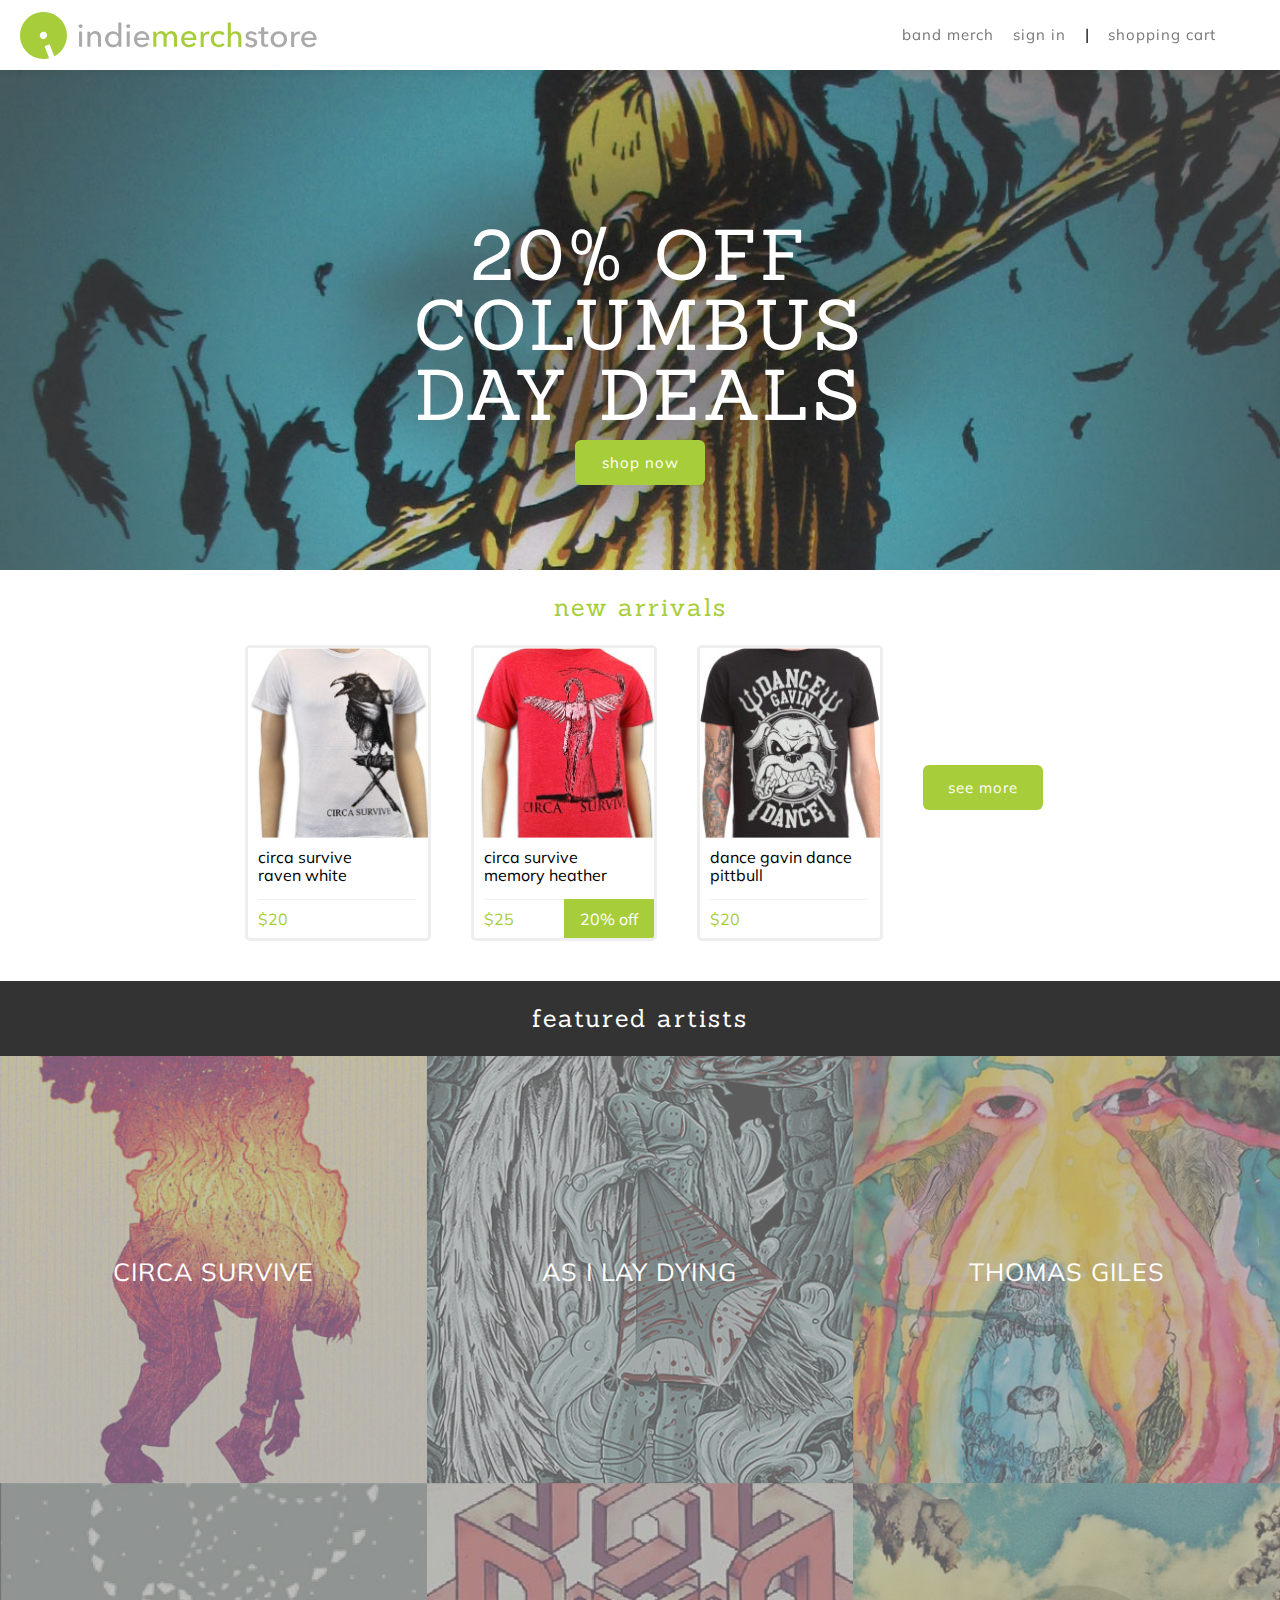
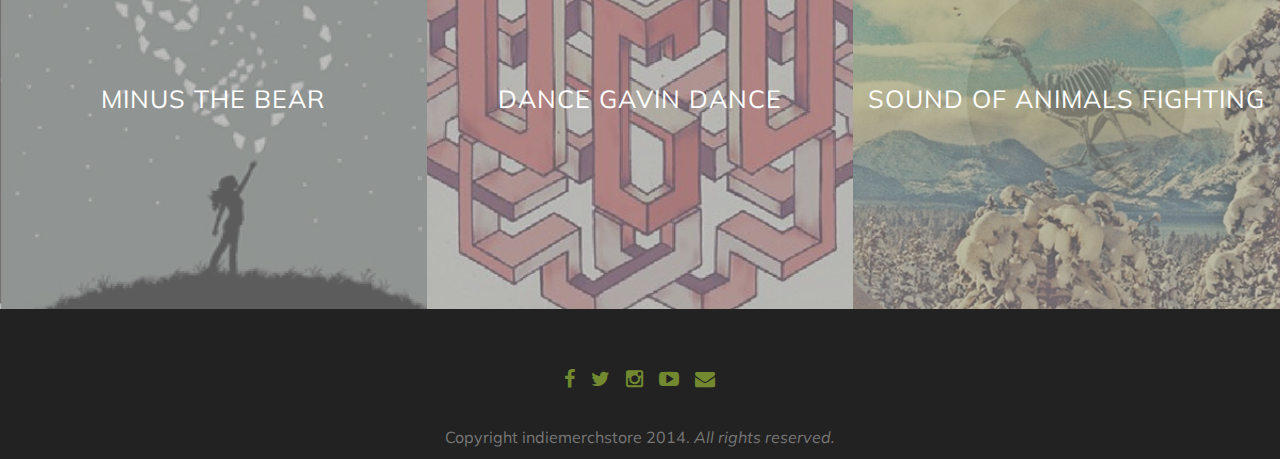
<file: index.html>
<!DOCTYPE html>
<html lang="en">
   <head>
      <meta charset="utf-8"> 
      <title>indie merch store</title>
      <link rel="stylesheet" href="css/style.css">
      <link rel="stylesheet" href="css/font-awesome.min.css">
      <link href='http://fonts.googleapis.com/css?family=Muli:300,300italic%7CSanchez' rel='stylesheet' type='text/css'>
      <script src="javascript/jquery.1.8.3.min.js"></script>
      <script src="javascript/items.js"></script> 
      <script src="javascript/javascript.js"></script> 
   </head>
   <body>
      <div id="header">
         <a class="logo" href="index.html"><img src="images/logo.svg" alt="indie merch store"/></a>
         <div id="nav">
            <ul>
               <li><a href="merch.html">band merch</a></li>
               <li><a id="login" onclick="return false" href="#">sign in</a></li>
               <li> | </li>
               <li><a onclick="return false" href="#" id="shop">shopping cart <span id="badge"> </span></a></li>
            </ul>
         </div>
         <div id="loginWindow">
            <div id="loginUser">
               <input type="text" placeholder="email">
               <input type="password" placeholder="password">
               <input type="submit" value="login">
               <a href="#">can't remember password?</a>
            </div>
            <div id="newUser">
               <h3>new user?</h3>
               <a href="#" class="btn">sign up</a>
            </div>
         </div>
      </div>

      <div id="cart">
         <div id="shoppingCart"></div>
      </div>
      <div class="cartCheckout">
         <div class="checkoutConfirm">
            <p class="checkoutInfo">Discounts: <span class="checkoutTotals" id="discountTotal">$0</span></p>
            <p class="checkoutInfo">Subtotal: <span class="checkoutTotals" id="checkoutSubTotal">$0</span></p>
         </div>
         <div class="checkoutFullTotals">
            <p class="checkoutInfo">Shipping: <span class="checkoutTotals" id="shippingTotal">$8.99</span></p>
            <p class="checkoutInfo">Taxes: <span class="checkoutTotals" id="taxesTotal">$0</span></p>
            <p class="checkoutInfo">Total: <span class="checkoutTotals" id="total">$0</span></p>
         </div>
         <a href="#" onclick="return false" class="btn" id="checkoutBtn" >Checkout</a>
         <a href="#" onclick="return false" class="btn" id="checkoutConfirmBtn" >Confirm</a>
      </div>
      <div class="checkoutForm">
         <p class="formHeader">Shipping info</p>
         <input type="text" placeholder="first name">
         <input type="text" placeholder="last name">
         <input type="text" placeholder="address">
         <input type="text" placeholder="apt number">
         <input type="text" placeholder="city">
         <input type="text" placeholder="zip" class="zip">
         <select class="state">
               <option value="none">State</option>
               <option value="AL">Alabama</option>
               <option value="AK">Alaska</option>
               <option value="AZ">Arizona</option>
               <option value="AR">Arkansas</option>
               <option value="CA">California</option>
               <option value="CO">Colorado</option>
               <option value="CT">Connecticut</option>
               <option value="DE">Delaware</option>
               <option value="DC">District Of Columbia</option>
               <option value="FL">Florida</option>
               <option value="GA">Georgia</option>
               <option value="HI">Hawaii</option>
               <option value="ID">Idaho</option>
               <option value="IL">Illinois</option>
               <option value="IN">Indiana</option>
               <option value="IA">Iowa</option>
               <option value="KS">Kansas</option>
               <option value="KY">Kentucky</option>
               <option value="LA">Louisiana</option>
               <option value="ME">Maine</option>
               <option value="MD">Maryland</option>
               <option value="MA">Massachusetts</option>
               <option value="MI">Michigan</option>
               <option value="MN">Minnesota</option>
               <option value="MS">Mississippi</option>
               <option value="MO">Missouri</option>
               <option value="MT">Montana</option>
               <option value="NE">Nebraska</option>
               <option value="NV">Nevada</option>
               <option value="NH">New Hampshire</option>
               <option value="NJ">New Jersey</option>
               <option value="NM">New Mexico</option>
               <option value="NY">New York</option>
               <option value="NC">North Carolina</option>
               <option value="ND">North Dakota</option>
               <option value="OH">Ohio</option>
               <option value="OK">Oklahoma</option>
               <option value="OR">Oregon</option>
               <option value="PA">Pennsylvania</option>
               <option value="RI">Rhode Island</option>
               <option value="SC">South Carolina</option>
               <option value="SD">South Dakota</option>
               <option value="TN">Tennessee</option>
               <option value="TX">Texas</option>
               <option value="UT">Utah</option>
               <option value="VT">Vermont</option>
               <option value="VA">Virginia</option>
               <option value="WA">Washington</option>
               <option value="WV">West Virginia</option>
               <option value="WI">Wisconsin</option>
               <option value="WY">Wyoming</option>
         </select>
         <input type="text" placeholder="phone number">
         <input type="email" placeholder="email address">
         <div class="cardInfo">
         <p class="formHeader">Card info</p>
         <input type="text" placeholder="first name">
         <input type="text" placeholder="last name">
         <input id="cardNumber" type="text" pattern="[0-9]{13,16}" placeholder="card number">
         <select class="date">
            <option>01</option>
            <option>02</option>
            <option>03</option>
            <option>04</option>
            <option>05</option>
            <option>06</option>
            <option>07</option>
            <option>08</option>
            <option>09</option>
            <option>10</option>
            <option>11</option>
            <option>12</option>
         </select>
         <select class="date">
            <option>2015</option>
            <option>2016</option>
            <option>2017</option>
            <option>2018</option>
            <option>2019</option>
            <option>2020</option>
            <option>2021</option>
         </select>
         <input type="text" placeholder="csv" id="csv">
         <p class="csvInfo">The three or four digit number found on the back of your credit card</p>
         <input type="submit" id="purchase" class="btn" value="PURCHASE"/>
         </div>
      </div>
    <div id="sideNav">
            <ul>
                <li><a href="index.html">home</a></li>
                <li><a href="merch.html">band merch</a></li>
                <li><a href="#">albums</a></li>
                <li><a href="#">posters</a></li>
                <li><a href="login.html">sign in</a></li>
                <li><a href="cart.html">shopping cart <span>3 </span></a></li>
            </ul>
    </div>
    <div id="menuIcon">
            <div id="ham-toggle" class=" "><span></span></div>
    </div>
    <div class="section hero" id="heroHome">
        <h2>20% off<br>columbus<br>day deals</h2>
        <a href="merch.html" class="btn">shop now</a>
    </div>
    <div class="lightbox"></div>
    <div class="section">
        <h3 class="midHeader green">new arrivals</h3>
        <div class="arrivals">
            <div class="itemBox" data-type="shirts" data-id="0">
               <div class="detailBox"><i class="fa fa-cart-plus fa-2x"></i></div>
               <img src="images/shirt1.jpg" alt="shirts">
               <div class="boxInfo">
                  <p>circa survive<br>raven white</p>
                  <p class="price">$20</p>
               </div>
            </div>
            <div class="itemBox" data-type="shirts" data-id="1">
               <div class="detailBox"><i class="fa fa-cart-plus fa-2x"></i></div>
               <img src="images/shirt2.jpg" alt="shirt">
               <div class="boxInfo">
                  <p>circa survive<br>memory heather</p>
                  <p class="price">$25</p>
                  <div class="discount"><p>20% off</p></div>
               </div>
            </div>
            <div class="itemBox" data-type="shirts" data-id="2">
               <div class="detailBox"><i class="fa fa-cart-plus fa-2x"></i></div>
               <img src="images/shirt3.jpg" alt="shirt">
               <div class="boxInfo">
                  <p>dance gavin dance<br>pittbull</p>
                  <p class="price">$20</p>
               </div>
            </div>
            <a href="merch.html" class="btn">see more</a>
        </div>
    </div>
    <div class="section">
        <h3 class="midHeader white">featured artists</h3>
        <a class="thirdGrid" href="featured.html" id="grid1">
            <h4 class="gridText">circa survive</h4>
            <div class="overlay"></div>
        </a>
        <a class="thirdGrid" href="#" id="grid2">
            <h4 class="gridText">as i lay dying</h4>
            <div class="overlay"></div>
        </a>
        <a class="thirdGrid" href="#" id="grid3">
            <h4 class="gridText">thomas giles</h4>
            <div class="overlay"></div>
        </a>
        <a class="thirdGrid" href="#" id="grid4">
            <h4 class="gridText">minus the bear</h4>
            <div class="overlay"></div>
        </a>
        <a class="thirdGrid" href="#" id="grid5">
            <h4 class="gridText">dance gavin dance</h4>
            <div class="overlay"></div>
        </a>
        <a class="thirdGrid" href="#" id="grid6">
            <h4 class="gridText">sound of animals fighting</h4>
            <div class="overlay"></div>
        </a>
    </div>
    <div id="footer">
        <ul class="social">
           <li><a href="https://www.facebook.com/IndieMerchstore"><i class="fa fa-facebook"></i></a></li>
            <li><a href="https://twitter.com/IndieMerchstore"><i class="fa fa-twitter"></i></a></li>
            <li><a href="https://instagram.com/IndieMerchstore/"><i class="fa fa-instagram"></i></a></li>
            <li><a href="https://www.youtube.com/user/indiemerch"><i class="fa fa-youtube-play"></i></a></li>
            <li><a href="mailto:info@indiemerchstore.com?subject=product%20inquiry"><i class="fa fa-envelope"></i></a></li>
        </ul>
        <p>Copyright indiemerchstore 2014. <span>All rights reserved.</span></p>
        
    </div>
</body>

</html>
</file>
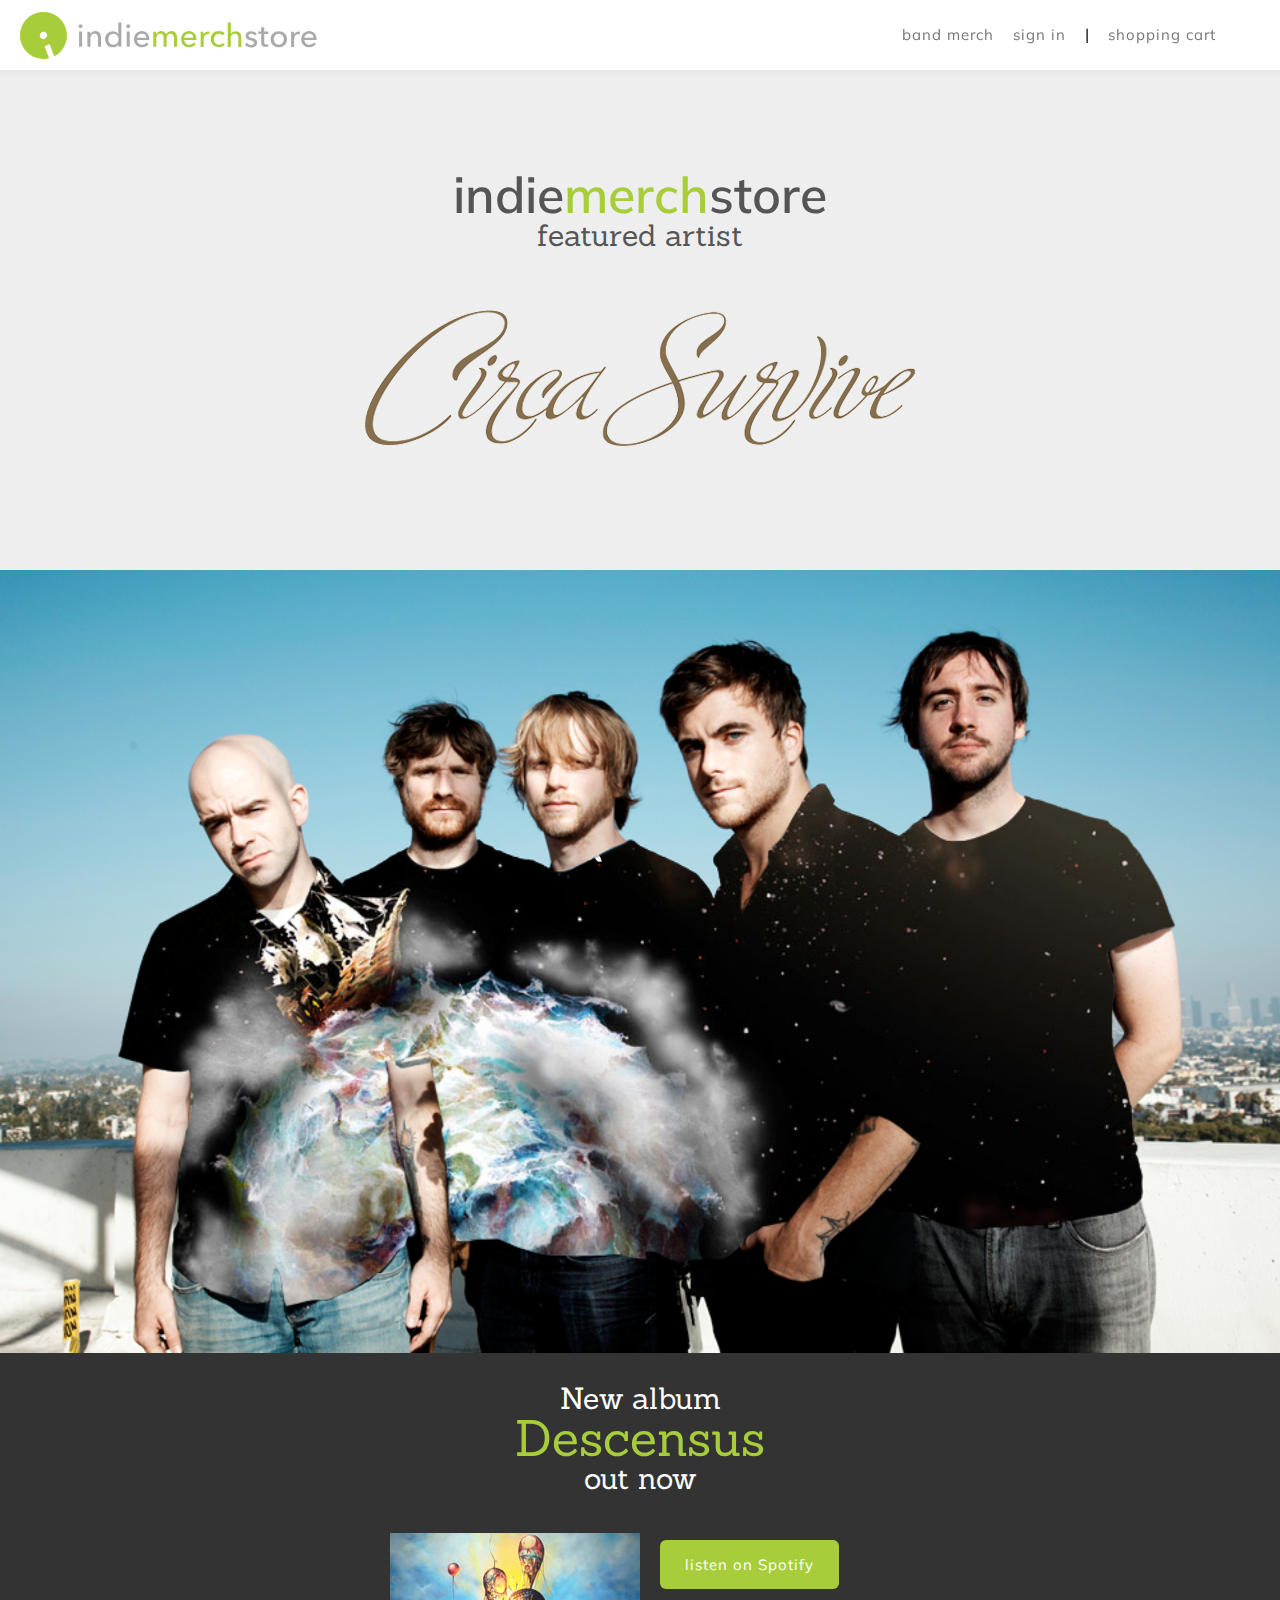
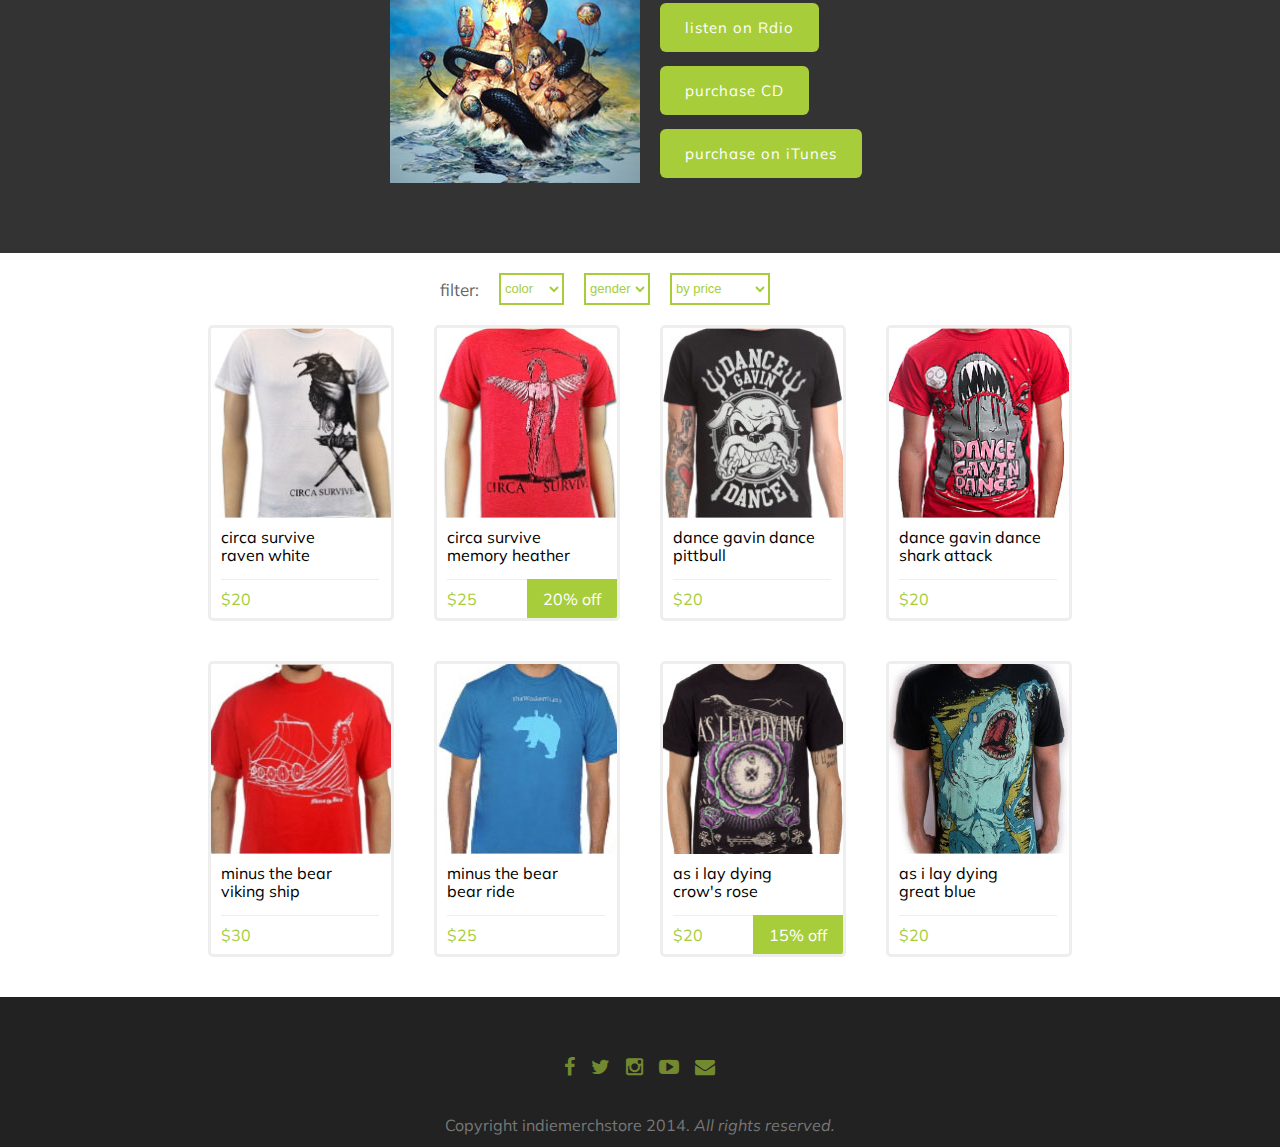
<file: featured.html>
<!DOCTYPE html>
<html lang="en">
   <head>
      <meta charset="utf-8"> 
      <title>indie merch store</title>
      <link rel="stylesheet" href="css/style.css">
      <link rel="stylesheet" href="css/font-awesome.min.css">
      <link href='http://fonts.googleapis.com/css?family=Muli:300,300italic%7CSanchez' rel='stylesheet' type='text/css'>
      <script src="javascript/jquery.1.8.3.min.js"></script>
      <script src="javascript/items.js"></script> 
      <script src="javascript/javascript.js"></script> 

   </head>
   <body>
      <div id="header">
         <a class="logo" href="index.html" alt="Indie Merch Store"><img src="images/logo.svg"/></a>
         <div id="nav">
            <ul>
               <li><a href="merch.html">band merch</a></li>
               <li><a id="login" onclick="return false" href="#">sign in</a></li>
               <li> | </li>
               <li><a onclick="return false" href="#" id="shop">shopping cart <span id="badge"> </span></a></li>
            </ul>
         </div>
         <div id="loginWindow">
            <div id="loginUser">
               <input type="text" placeholder="email">
               <input type="password" placeholder="password">
               <input type="submit" value="login">
               <a href="#">can't remember password?</a>
            </div>
            <div id="newUser">
               <h3>new user?</h3>
               <a href="#" class="btn">sign up</a>
            </div>
         </div>
      </div>

      <div id="cart">
         <div id="shoppingCart"></div>
      </div>
      <div class="cartCheckout">
         <div class="checkoutConfirm">
            <p class="checkoutInfo">Discounts: <span class="checkoutTotals" id="discountTotal">$0</span></p>
            <p class="checkoutInfo">Subtotal: <span class="checkoutTotals" id="checkoutSubTotal">$0</span></p>
         </div>
         <div class="checkoutFullTotals">
            <p class="checkoutInfo">Shipping: <span class="checkoutTotals" id="shippingTotal">$8.99</span></p>
            <p class="checkoutInfo">Taxes: <span class="checkoutTotals" id="taxesTotal">$0</span></p>
            <p class="checkoutInfo">Total: <span class="checkoutTotals" id="total">$0</span></p>
         </div>
         <a href="#" onclick="return false" class="btn" id="checkoutBtn" >Checkout</a>
         <a href="#" onclick="return false" class="btn" id="checkoutConfirmBtn" >Confirm</a>
      </div>
      <form class="checkoutForm">
         <p class="formHeader">Shipping info</p>
         <input type="text" placeholder="first name">
         <input type="text" placeholder="last name">
         <input type="text" placeholder="address">
         <input type="text" placeholder="apt number">
         <input type="text" placeholder="city">
         <input type="text" placeholder="zip" class="zip">
         <select class="state">
               <option value="none">State</option>
               <option value="AL">Alabama</option>
               <option value="AK">Alaska</option>
               <option value="AZ">Arizona</option>
               <option value="AR">Arkansas</option>
               <option value="CA">California</option>
               <option value="CO">Colorado</option>
               <option value="CT">Connecticut</option>
               <option value="DE">Delaware</option>
               <option value="DC">District Of Columbia</option>
               <option value="FL">Florida</option>
               <option value="GA">Georgia</option>
               <option value="HI">Hawaii</option>
               <option value="ID">Idaho</option>
               <option value="IL">Illinois</option>
               <option value="IN">Indiana</option>
               <option value="IA">Iowa</option>
               <option value="KS">Kansas</option>
               <option value="KY">Kentucky</option>
               <option value="LA">Louisiana</option>
               <option value="ME">Maine</option>
               <option value="MD">Maryland</option>
               <option value="MA">Massachusetts</option>
               <option value="MI">Michigan</option>
               <option value="MN">Minnesota</option>
               <option value="MS">Mississippi</option>
               <option value="MO">Missouri</option>
               <option value="MT">Montana</option>
               <option value="NE">Nebraska</option>
               <option value="NV">Nevada</option>
               <option value="NH">New Hampshire</option>
               <option value="NJ">New Jersey</option>
               <option value="NM">New Mexico</option>
               <option value="NY">New York</option>
               <option value="NC">North Carolina</option>
               <option value="ND">North Dakota</option>
               <option value="OH">Ohio</option>
               <option value="OK">Oklahoma</option>
               <option value="OR">Oregon</option>
               <option value="PA">Pennsylvania</option>
               <option value="RI">Rhode Island</option>
               <option value="SC">South Carolina</option>
               <option value="SD">South Dakota</option>
               <option value="TN">Tennessee</option>
               <option value="TX">Texas</option>
               <option value="UT">Utah</option>
               <option value="VT">Vermont</option>
               <option value="VA">Virginia</option>
               <option value="WA">Washington</option>
               <option value="WV">West Virginia</option>
               <option value="WI">Wisconsin</option>
               <option value="WY">Wyoming</option>
         </select>
         <input type="text" placeholder="phone number">
         <input type="email" placeholder="email address">
         <div class="cardInfo">
         <p class="formHeader">Card info</p>
         <input type="text" placeholder="first name">
         <input type="text" placeholder="last name">
         <input id="cardNumber" type="text" pattern="[0-9]{13,16}" placeholder="card number">
         <select class="date">
            <option>01</option>
            <option>02</option>
            <option>03</option>
            <option>04</option>
            <option>05</option>
            <option>06</option>
            <option>07</option>
            <option>08</option>
            <option>09</option>
            <option>10</option>
            <option>11</option>
            <option>12</option>
         </select>
         <select class="date">
            <option>2015</option>
            <option>2016</option>
            <option>2017</option>
            <option>2018</option>
            <option>2019</option>
            <option>2020</option>
            <option>2021</option>
         </select>
         <input type="text" placeholder="csv" id="csv">
         <p class="csvInfo">The three or four digit number found on the back of your credit card</p>
         <input type="submit" id="purchase" class="btn" value="PURCHASE"/>
         </div>
      </form>
      </div>
    <div id="sideNav">
            <ul>
                <li><a href="index.html">home</a></li>
                <li><a href="merch.html">band merch</a></li>
                <li><a href="#">albums</a></li>
                <li><a href="#">posters</a></li>
                <li><a href="login.html">sign in</a></li>
                <li><a href="cart.html">shopping cart <span>3 </span></a></li>
            </ul>
    </div>
    <div id="menuIcon">
            <div id="ham-toggle" href="#" class=" "><span></span></div>
    </div>
    <div class="section" id="featureTop">
        <h2>indie<span class="green">merch</span>store</h2>
        <h3>featured artist</h3>
        <img src="images/circa_logo.png">
    </div>
    <div class="section feature">
        <img src="images/safe_camp.png" class="featureIcon">
        <img 
            class="featureFront"
            srcset="images/circa_band.png  960w,
                    images/circa_band-m.png   650w,
                    images/circa_band-s.png   460w"
            sizes="100%"
            src="images/circa_band.png"
            alt="Circa Survive band members" />
        <img src="images/circa_back.jpg" class="featureBack">
    </div>
    <div class="section featuredAlbum">
        <h3>New album</h3>
        <h2 class="green">Descensus</h2>
        <h3>out now</h3>
        <div class="albumWrapper">
            <img src="images/circa_album.jpg">
            <ul>
                <li><a href='https://play.spotify.com/album/7tS4AFVh7FBCn7zoWgYXWY' target="_blank" class="btn">listen on Spotify</a></li>
                <li><a href='#' class="btn">listen on Rdio</a></li>
                <li><a href='http://circasurvive.merchnow.com/products/bycode?code=CD' target="_blank" class="btn">purchase CD</a></li>
                <li><a href='https://itunes.apple.com/us/album/descensus/id927723370' target="_blank" class="btn">purchase on iTunes</a></li>
            </ul>
        </div>
    </div>
    <div class="section">
        <form id="filters">
            <div>
            <p>filter:</p>
            <select name="color">
                <option value="color">color</option>
                <option value="red">red</option>
                <option value="green">green</option>
                <option value="blue">blue</option>
                <option value="yellow">yellow</option>
                <option value="orange">orange</option>
                <option value="purple">purple</option>
                <option value="black">black</option>
                <option value="white">white</option>
            </select>
            <select name="gender">
                <option value="gender">gender</option>
                <option value="men">men</option>
                <option value="women">women</option>
            </select>
            <select name="order">
                <option value="price">by price</option>
                <option value="recent">most recent</option>
                <option value="popular">most popular</option>
                <option value="relevance">relevance</option>
            </select>
            </div>
        </form>
        <div class="gridWrapper">
               <div class="itemBox" data-type="shirts" data-id="0">
                  <div class="detailBox"><i class="fa fa-cart-plus fa-2x"></i></div>
                  <img src="images/shirt1.jpg" alt="shirts">
                  <div class="boxInfo">
                     <p>circa survive<br>raven white</p>
                     <p class="price">$20</p>
                  </div>
               </div>
               <div class="itemBox" data-type="shirts" data-id="1">
                  <div class="detailBox"><i class="fa fa-cart-plus fa-2x"></i></div>
                  <img src="images/shirt2.jpg" alt="shirt">
                  <div class="boxInfo">
                     <p>circa survive<br>memory heather</p>
                     <p class="price">$25</p>
                     <div class="discount"><p>20% off</p></div>
                  </div>
               </div>
               <div class="itemBox" data-type="shirts" data-id="2">
                  <div class="detailBox"><i class="fa fa-cart-plus fa-2x"></i></div>
                  <img src="images/shirt3.jpg" alt="shirt">
                  <div class="boxInfo">
                     <p>dance gavin dance<br>pittbull</p>
                     <p class="price">$20</p>
                  </div>
               </div>
               <div class="itemBox" data-type="shirts" data-id="3">
                  <div class="detailBox"><i class="fa fa-cart-plus fa-2x"></i></div>
                  <img src="images/shirt4.jpg" alt="shirt">
                  <div class="boxInfo">
                     <p>dance gavin dance<br>shark attack</p>
                     <p class="price">$20</p>
                  </div>
               </div>
               <div class="itemBox" data-type="shirts" data-id="4">
                  <div class="detailBox"><i class="fa fa-cart-plus fa-2x"></i></div>
                  <img src="images/shirt5.jpg" alt="shirt">
                  <div class="boxInfo">
                     <p>minus the bear<br>viking ship</p>
                     <p class="price">$30</p>
                  </div>
               </div>
               <div class="itemBox" data-type="shirts" data-id="5">
                  <div class="detailBox"><i class="fa fa-cart-plus fa-2x"></i></div>
                  <img src="images/shirt6.jpg" alt="shirt">
                  <div class="boxInfo">
                     <p>minus the bear<br>bear ride</p>
                     <p class="price">$25</p>
                  </div>
               </div>
               <div class="itemBox" data-type="shirts" data-id="6">
                  <div class="detailBox"><i class="fa fa-cart-plus fa-2x"></i></div>
                  <img src="images/shirt7.jpg" alt="shirt">
                  <div class="boxInfo">
                     <p>as i lay dying<br>crow's rose</p>
                     <p class="price">$20</p>
                     <div class="discount"><p>15% off</p></div>
                  </div>
               </div>
               <div class="itemBox" data-type="shirts" data-id="7">
                  <div class="detailBox"><i class="fa fa-cart-plus fa-2x"></i></div>
                  <img src="images/shirt8.jpg" alt="shirt">
                  <div class="boxInfo">
                     <p>as i lay dying<br>great blue</p>
                     <p class="price">$20</p>
                  </div>
               </div>
            </div>
        </div>
    <div id="footer">
        <ul class="social">
           <li><a href="https://www.facebook.com/IndieMerchstore"><i class="fa fa-facebook"></i></a></li>
            <li><a href="https://twitter.com/IndieMerchstore"><i class="fa fa-twitter"></i></a></li>
            <li><a href="https://instagram.com/IndieMerchstore/"><i class="fa fa-instagram"></i></a></li>
            <li><a href="https://www.youtube.com/user/indiemerch"><i class="fa fa-youtube-play"></i></a></li>
            <li><a href="mailto:info@indiemerchstore.com?subject=product%20inquiry"><i class="fa fa-envelope"></i></a></li>
        </ul>
        <p>Copyright indiemerchstore 2014. <span>All rights reserved.</span></p>
        
    </div>
    
</body>

</html>
</file>
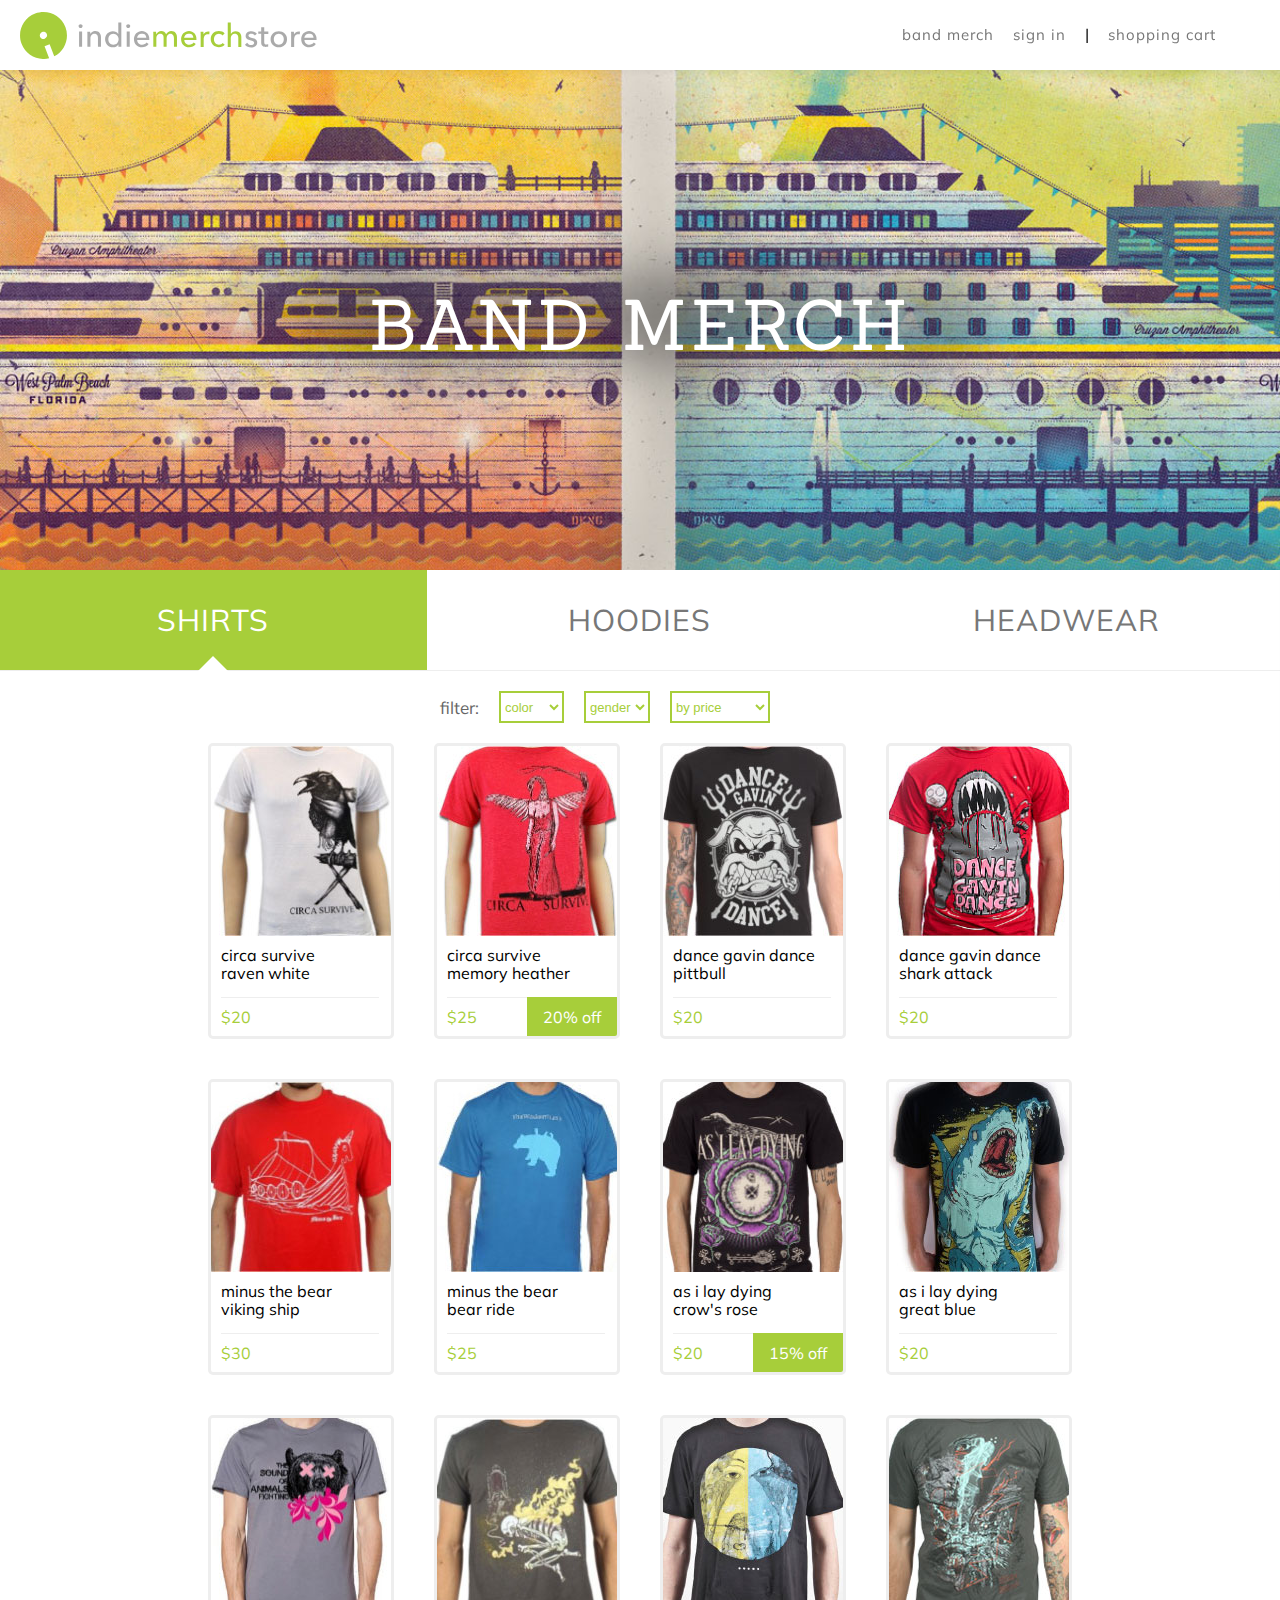
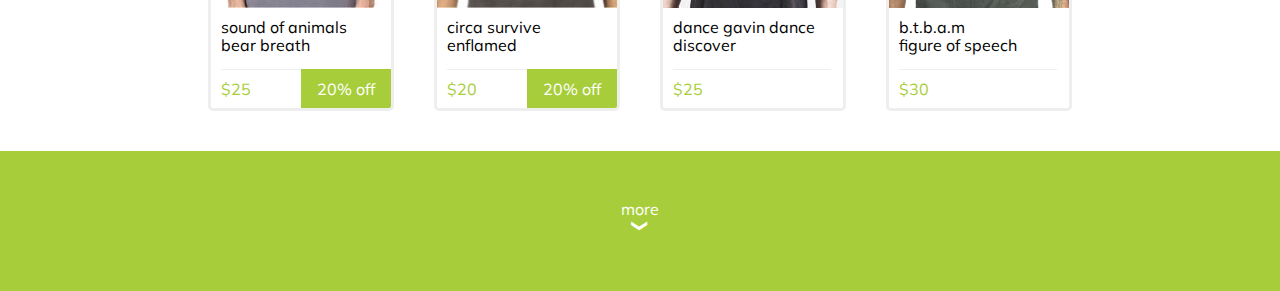
<file: merch.html>
<!DOCTYPE html>
<html lang="en">
   <head>
      <meta charset="utf-8"> 
      <title>indie merch store</title>
      <link rel="stylesheet" href="css/style.css">
      <link rel="stylesheet" href="css/font-awesome.min.css">
      <link href='http://fonts.googleapis.com/css?family=Muli:300,300italic%7CSanchez' rel='stylesheet' type='text/css'>
      <script src="javascript/jquery.1.8.3.min.js"></script>
      <script src="javascript/items.js"></script> 
      <script src="javascript/javascript.js"></script> 

   </head>
   <body>
      <div id="header">
         <a class="logo" href="index.html" alt="Indie Merch Store"><img src="images/logo.svg"/></a>
         <div id="nav">
            <ul>
               <li><a href="merch.html">band merch</a></li>
               <li><a id="login" onclick="return false" href="#">sign in</a></li>
               <li> | </li>
               <li><a onclick="return false" href="#" id="shop">shopping cart <span id="badge"> </span></a></li>
            </ul>
         </div>
         <div id="loginWindow">
            <div id="loginUser">
               <input type="text" placeholder="email">
               <input type="password" placeholder="password">
               <input type="submit" value="login">
               <a href="#">can't remember password?</a>
            </div>
            <div id="newUser">
               <h3>new user?</h3>
               <a href="#" class="btn">sign up</a>
            </div>
         </div>
      </div>

      <div id="cart">
         <div id="shoppingCart"></div>
      </div>
      <div class="cartCheckout">
         <div class="checkoutConfirm">
            <p class="checkoutInfo">Discounts: <span class="checkoutTotals" id="discountTotal">$0</span></p>
            <p class="checkoutInfo">Subtotal: <span class="checkoutTotals" id="checkoutSubTotal">$0</span></p>
         </div>
         <div class="checkoutFullTotals">
            <p class="checkoutInfo">Shipping: <span class="checkoutTotals" id="shippingTotal">$8.99</span></p>
            <p class="checkoutInfo">Taxes: <span class="checkoutTotals" id="taxesTotal">$0</span></p>
            <p class="checkoutInfo">Total: <span class="checkoutTotals" id="total">$0</span></p>
         </div>
         <a href="#" onclick="return false" class="btn" id="checkoutBtn" >Checkout</a>
         <a href="#" onclick="return false" class="btn" id="checkoutConfirmBtn" >Confirm</a>
      </div>
      <div class="checkoutForm">
         <p class="formHeader">Shipping info</p>
         <input type="text" placeholder="first name">
         <input type="text" placeholder="last name">
         <input type="text" placeholder="address">
         <input type="text" placeholder="apt number">
         <input type="text" placeholder="city">
         <input type="text" placeholder="zip" class="zip">
         <select class="state">
               <option value="none">State</option>
               <option value="AL">Alabama</option>
               <option value="AK">Alaska</option>
               <option value="AZ">Arizona</option>
               <option value="AR">Arkansas</option>
               <option value="CA">California</option>
               <option value="CO">Colorado</option>
               <option value="CT">Connecticut</option>
               <option value="DE">Delaware</option>
               <option value="DC">District Of Columbia</option>
               <option value="FL">Florida</option>
               <option value="GA">Georgia</option>
               <option value="HI">Hawaii</option>
               <option value="ID">Idaho</option>
               <option value="IL">Illinois</option>
               <option value="IN">Indiana</option>
               <option value="IA">Iowa</option>
               <option value="KS">Kansas</option>
               <option value="KY">Kentucky</option>
               <option value="LA">Louisiana</option>
               <option value="ME">Maine</option>
               <option value="MD">Maryland</option>
               <option value="MA">Massachusetts</option>
               <option value="MI">Michigan</option>
               <option value="MN">Minnesota</option>
               <option value="MS">Mississippi</option>
               <option value="MO">Missouri</option>
               <option value="MT">Montana</option>
               <option value="NE">Nebraska</option>
               <option value="NV">Nevada</option>
               <option value="NH">New Hampshire</option>
               <option value="NJ">New Jersey</option>
               <option value="NM">New Mexico</option>
               <option value="NY">New York</option>
               <option value="NC">North Carolina</option>
               <option value="ND">North Dakota</option>
               <option value="OH">Ohio</option>
               <option value="OK">Oklahoma</option>
               <option value="OR">Oregon</option>
               <option value="PA">Pennsylvania</option>
               <option value="RI">Rhode Island</option>
               <option value="SC">South Carolina</option>
               <option value="SD">South Dakota</option>
               <option value="TN">Tennessee</option>
               <option value="TX">Texas</option>
               <option value="UT">Utah</option>
               <option value="VT">Vermont</option>
               <option value="VA">Virginia</option>
               <option value="WA">Washington</option>
               <option value="WV">West Virginia</option>
               <option value="WI">Wisconsin</option>
               <option value="WY">Wyoming</option>
         </select>
         <input type="text" placeholder="phone number">
         <input type="email" placeholder="email address">
         <div class="cardInfo">
         <p class="formHeader">Card info</p>
         <input type="text" placeholder="first name">
         <input type="text" placeholder="last name">
         <input id="cardNumber" type="text" pattern="[0-9]{13,16}" placeholder="card number">
         <select class="date">
            <option>01</option>
            <option>02</option>
            <option>03</option>
            <option>04</option>
            <option>05</option>
            <option>06</option>
            <option>07</option>
            <option>08</option>
            <option>09</option>
            <option>10</option>
            <option>11</option>
            <option>12</option>
         </select>
         <select class="date">
            <option>2015</option>
            <option>2016</option>
            <option>2017</option>
            <option>2018</option>
            <option>2019</option>
            <option>2020</option>
            <option>2021</option>
         </select>
         <input type="text" placeholder="csv" id="csv">
         <p class="csvInfo">The three or four digit number found on the back of your credit card</p>
         <input type="submit" id="purchase" class="btn" value="PURCHASE"/>
         </div>
      </div>

      <div class="wrapper">
         <div class="lightbox"></div>
         <div class="section hero" id="heroMerch">
            <h2>Band merch</h2>
         </div>
         <div class="section">
            <ul class="categories">
               <li class="active" onclick="return false"><a href="#">shirts</a></li>
               <li><a href="#" onclick="return false">hoodies</a></li>
               <li><a href="#" onclick="return false">headwear</a></li>
            </ul>

            <div class="gridWrapper">
               <form id="filters">
                  <div>
                     <p>filter:</p>
                     <select name="color">
                        <option value="color">color</option>
                        <option value="red">red</option>
                        <option value="green">green</option>
                        <option value="blue">blue</option>
                        <option value="yellow">yellow</option>
                        <option value="orange">orange</option>
                        <option value="purple">purple</option>
                        <option value="black">black</option>
                        <option value="white">white</option>
                     </select>
                     <select name="gender">
                        <option value="gender">gender</option>
                        <option value="men">men</option>
                        <option value="women">women</option>
                     </select>
                     <select name="order">
                        <option value="price">by price</option>
                        <option value="recent">most recent</option>
                        <option value="popular">most popular</option>
                        <option value="relevance">relevance</option>
                     </select>
                  </div>
               </form>

               <div class="itemBox" data-type="shirts" data-id="0">
                  <div class="detailBox"><i class="fa fa-cart-plus fa-2x"></i></div>
                  <img src="images/shirt1.jpg" alt="shirts">
                  <div class="boxInfo">
                     <p>circa survive<br>raven white</p>
                     <p class="price">$20</p>
                  </div>
               </div>
               <div class="itemBox" data-type="shirts" data-id="1">
                  <div class="detailBox"><i class="fa fa-cart-plus fa-2x"></i></div>
                  <img src="images/shirt2.jpg" alt="shirt">
                  <div class="boxInfo">
                     <p>circa survive<br>memory heather</p>
                     <p class="price">$25</p>
                     <div class="discount"><p>20% off</p></div>
                  </div>
               </div>
               <div class="itemBox" data-type="shirts" data-id="2">
                  <div class="detailBox"><i class="fa fa-cart-plus fa-2x"></i></div>
                  <img src="images/shirt3.jpg" alt="shirt">
                  <div class="boxInfo">
                     <p>dance gavin dance<br>pittbull</p>
                     <p class="price">$20</p>
                  </div>
               </div>
               <div class="itemBox" data-type="shirts" data-id="3">
                  <div class="detailBox"><i class="fa fa-cart-plus fa-2x"></i></div>
                  <img src="images/shirt4.jpg" alt="shirt">
                  <div class="boxInfo">
                     <p>dance gavin dance<br>shark attack</p>
                     <p class="price">$20</p>
                  </div>
               </div>
               <div class="itemBox" data-type="shirts" data-id="4">
                  <div class="detailBox"><i class="fa fa-cart-plus fa-2x"></i></div>
                  <img src="images/shirt5.jpg" alt="shirt">
                  <div class="boxInfo">
                     <p>minus the bear<br>viking ship</p>
                     <p class="price">$30</p>
                  </div>
               </div>
               <div class="itemBox" data-type="shirts" data-id="5">
                  <div class="detailBox"><i class="fa fa-cart-plus fa-2x"></i></div>
                  <img src="images/shirt6.jpg" alt="shirt">
                  <div class="boxInfo">
                     <p>minus the bear<br>bear ride</p>
                     <p class="price">$25</p>
                  </div>
               </div>
               <div class="itemBox" data-type="shirts" data-id="6">
                  <div class="detailBox"><i class="fa fa-cart-plus fa-2x"></i></div>
                  <img src="images/shirt7.jpg" alt="shirt">
                  <div class="boxInfo">
                     <p>as i lay dying<br>crow's rose</p>
                     <p class="price">$20</p>
                     <div class="discount"><p>15% off</p></div>
                  </div>
               </div>
               <div class="itemBox" data-type="shirts" data-id="7">
                  <div class="detailBox"><i class="fa fa-cart-plus fa-2x"></i></div>
                  <img src="images/shirt8.jpg" alt="shirt">
                  <div class="boxInfo">
                     <p>as i lay dying<br>great blue</p>
                     <p class="price">$20</p>
                  </div>
               </div>
               <div class="itemBox" data-type="shirts" data-id="8">
                  <div class="detailBox"><i class="fa fa-cart-plus fa-2x"></i></div>
                  <img src="images/shirt9.jpg" alt="shirt">
                  <div class="boxInfo">
                     <p>sound of animals<br>bear breath</p>
                     <p class="price">$25</p>
                     <div class="discount"><p>20% off</p></div>
                  </div>
               </div>
               <div class="itemBox" data-type="shirts" data-id="9">
                  <div class="detailBox"><i class="fa fa-cart-plus fa-2x"></i></div>
                  <img src="images/shirt10.jpg" alt="shirt">
                  <div class="boxInfo">
                     <p>circa survive<br>enflamed</p>
                     <p class="price">$20</p>
                     <div class="discount"><p>20% off</p></div>
                  </div>
               </div>
               <div class="itemBox" data-type="shirts" data-id="10">
                  <div class="detailBox"><i class="fa fa-cart-plus fa-2x"></i></div>
                  <img src="images/shirt11.jpg" alt="shirt">
                  <div class="boxInfo">
                     <p>dance gavin dance<br>discover</p>
                     <p class="price">$25</p>
                  </div>
               </div>
               <div class="itemBox" data-type="shirts" data-id="11">
                  <div class="detailBox"><i class="fa fa-cart-plus fa-2x"></i></div>
                  <img src="images/shirt12.jpg" alt="shirt">
                  <div class="boxInfo">
                     <p>b.t.b.a.m<br>figure of speech</p>
                     <p class="price">$30</p>
                  </div>
               </div>
               <div class="loadMore">
                  <p>more<br><span>&#10095;</span></p>
                  <object class="loadIcon" data="images/logo_icon.svg" type="image/svg+xml"></object>
               </div>
            </div>
         </div>
      </div>
   </body>

</html>
</file>
<file: css/style.css>
/* http://meyerweb.com/eric/tools/css/reset/ 
   v2.0 | 20110126
   License: none (public domain)
*/

html, body, div, span, applet, object, iframe,
h1, h2, h3, h4, h5, h6, p, blockquote, pre,
a, abbr, acronym, address, big, cite, code,
del, dfn, em, img, ins, kbd, q, s, samp,
small, strike, strong, sub, sup, tt, var,
b, u, i, center,
dl, dt, dd, ol, ul, li,
fieldset, form, label, legend,
table, caption, tbody, tfoot, thead, tr, th, td,
article, aside, canvas, details, embed, 
figure, figcaption, footer, header, hgroup, 
menu, nav, output, ruby, section, summary,
time, mark, audio, video {
	margin: 0;
	padding: 0;
	border: 0;
	font-size: 100%;
	font: inherit;
	vertical-align: baseline;
}
/* HTML5 display-role reset for older browsers */
article, aside, details, figcaption, figure, 
footer, header, hgroup, menu, nav, section {
	display: block;
}
body {
	line-height: 1;
   background-color: #a7ce3a;
}

::selection{
   color: #fff;
   background: #a7ce3a;
}

ol, ul {
	list-style: none;
}
blockquote, q {
	quotes: none;
}
blockquote:before, blockquote:after,
q:before, q:after {
	content: '';
	content: none;
}
table {
	border-collapse: collapse;
	border-spacing: 0;
}

/*----------- end reset ---------------*/

html{
    font-family: 'Muli', sans-serif;
}

h1, h2, h3{
    font-family: 'Sanchez', serif;
}

a{
    text-decoration: none;
    color: #777;
    letter-spacing: 1px;
    font-size: 15px;
}

#header{
    height: 70px;
    width: 100%;
    position: fixed;
    background-color: #fff;
    z-index: 95;
    box-shadow: 0 1px 7px 1px rgba(0,0,0,0.05);
}

#header .logo{
    float: left;
    margin: 12px 50px 0px 20px;
    width: 304px;
    height: 47px;
    background: url(../images/logo.svg);
    background-repeat: no-repeat;
    text-indent: -9999px;
}

#nav{
    float: right;
    width: auto;
    margin-right: 20px;
    margin-top: 25px;
}

#nav .active{
    color: #a7ce3a;
}

#nav li{
    display: inline;
    margin-right: 15px;
}

#nav li a{
    border-bottom: 0px solid #a7ce3a;
    padding-bottom: 3px;
    transition: all 0.2s ease-in-out;
}

#nav li a:hover{
    border-bottom: 3px solid #a7ce3a;
}

#badge{
    display: inline-block;
    width: 20px;
    height: 20px;
    background-color: #a7ce3a;
    color: #fff;
    border-radius: 50%;
    text-align:center;
    line-height:20px;
    margin-left: 4px;
}

#sideNav{
    position: fixed;
    width: 100%;
    height: 100%;
    top: 0px;
    left: 100%;
    background-color: #fff;
    z-index: 90;
    transition: left 0.3s ease-in-out;
    overflow-y:scroll;
    overflow-x:hidden;
}

.sideNavActive{
    left: 0% !important;
}

#sideNav li a{
    text-align: center;
    display:block;
    font-size: 25px;
    padding: 20px;
    background-color: #fff;
    border-bottom: 1px solid #eee;
    transition: background-color 0.2s ease-in-out;
}

#sideNav li a:hover{
    background-color: #eee;
}

#sideNav li:first-child{
    margin-top: 70px;
    border-top: 1px solid #eee;
}

#sideNav li:last-child{
    font-size: 35px;
}

#sideNav li span{
    display: inline-block;
    width: 40px;
    height: 40px;
    background-color: #a7ce3a;
    color: #fff;
    border-radius: 50%;
    text-align:center;
    line-height:40px;
    margin-left: 4px;
}

#menuIcon{
    position: fixed;
    display: none;
    right: 0px;
    top: 0px;
    height: 70px;
    width: 75px;
    background-color: #adadad;
    transition: background-color 0.5s ease;
    -webkit-transition: background-color 0.1s ease;
    -moz-transition: background-color 0.1s ease;
    z-index: 100;
}

#menuIcon:hover{
    background-color: #777;
    cursor: pointer; 
}

#ham-toggle {
    position: absolute;
    left: 50%;
    top: 50%; 
    margin-top: -2px;
    margin-left: -17px;
}

#ham-toggle:hover{
    opacity: 1;
}

#ham-toggle {
    cursor: pointer;
}
#ham-toggle span, #ham-toggle span:before, #ham-toggle span:after {
  cursor: pointer;
  border-radius: 1px;
  height: 5px;
  width: 35px;
  background: white;
  position: absolute;
  display: block;
  content: '';
}
#ham-toggle span:before {
  top: -10px; 
}
#ham-toggle span:after {
  bottom: -10px;
}

#ham-toggle span, #ham-toggle span:before, #ham-toggle span:after {
  transition: all 250ms ease-in-out;
}
#ham-toggle.active span {
  background-color: transparent;
}

#ham-toggle.active span:before {
  transform: translateY(10px) rotate(135deg);
}
#ham-toggle.active span:after {
  transform: translateY(-10px) rotate(-135deg);
}


.green{
    color: #a7ce3a !important;
}

.section{
    float: left;
    width: 100%;
    background-color: #fff;
}

.hero{
    margin-top: 70px;
    height: 500px;
}

.hero h2{
    color: #fff;
    font-size: 70px;
    letter-spacing: 5px;
    text-transform: uppercase;
    text-align: center;
}

#featureTop{
    position: fixed;
    margin-top: 70px;
    height: 500px;
    background-color: #eee;
    z-index: -10;
}

#featureTop h2, #featureTop h3{
    text-align: center;
    color: #555;
}

#featureTop h2{
    font-family: Muli, sans-serif;
    font-weight: 600;
    margin-top: 100px;
    font-size: 50px;
}

#featureTop h3{
    font-size: 30px;
}

#featureTop img{
    display: block;
    margin: 60px auto;
}

.feature{
    position: relative;
    overflow: hidden;
    margin-top: 570px;
    z-index: 50;
}

.featureIcon{
    position: absolute;
    z-index: 40;
    width: 30%;
    max-width: 200px;
    left: 50%;
    margin-left: -15%;
}

.featureFront{
    display: block;
    position: relative;
    width: 100%;
    z-index: 60;
}

.featureBack{
    position: absolute;
    width: 100%;
    top: 25%;
    z-index: 0;
}

.featuredAlbum{
    height: 500px;
    background-color: #333;
}

.featuredAlbum h2, .featuredAlbum h3{
    text-align: center;
    color: #fff;
    font-size: 30px;
}

.featuredAlbum h3:first-child{
    margin-top: 30px;
}

.featuredAlbum h2{
    text-align: center;
    color: #fff;
    font-size: 50px;
}

.albumWrapper{
    overflow: auto;
    width: 500px;
    margin: 40px auto;
    margin-top: 40px;
}

.albumWrapper img{
    float: left;
}

.albumWrapper ul{
    float: left;
    margin-left: 20px;
}

.albumWrapper ul a{
    color: #fff;
    line-height: 63px;
}

.btn{
    color: #fff;
    background-color: #a7ce3a;
    padding: 15px 25px;
    border-radius: 6px;
    transition: all 300ms ease-in-out;
}

.btn:hover{
    color: #a7ce3a;
    background-color: #fff;
}

#heroHome{
    background: url('../images/hero1.jpg') center center no-repeat;
    background-size: cover;
}

#heroHome h2{
    margin-top: 150px;
    margin-bottom: 10px;
}

#heroHome .btn{
    text-align: center;
    width: 80px;
    display: block;
    margin: 0 auto;
}

#heroMerch{
    background: url('../images/hero2.jpg') center center no-repeat;
    background-size: cover;
}

#heroLogin{
    background: url('../images/heroLogin.jpg') center center no-repeat;
    background-size: cover;
}

#heroMerch h2{
    margin-top: 220px;
}

.categories{
    height: 101px;
    overflow: hidden;
}

.categories li{
    display: inline;
    float: left;
    width: 33.33%;
    height: calc(100% - 1px);
    border-bottom: 1px solid #eee;
}

.categories li a:hover{
    background-color: #a7ce3a;
    color: #fff;
}


.categories li a{
    position: relative;
    text-transform: uppercase;
    font-size: 30px;
    float: left;
    width: 100%;
    height: 65px;
    text-align: center;
    padding-top: 35px;
    transition: all 300ms ease-in-out;
}

.categories .active a{
    background-color: #a7ce3a;
    color: #fff;
}

.categories a:after{
    text-align: center;
    display: inline-block;
    position: absolute;
    bottom: -1px;
    left: 50%;
    margin-left: -15px;
    content: "";
    width: 0;
    height: 0;
    border-style: solid;
    border-width: 0 15px 15px 15px;
    border-color: transparent transparent #ffffff transparent;
    transition: transform 300ms ease-in-out;
    transform: translateY(20px);
}

.categories .active a:after{
    transform: translateY(0px);
}

#filters{
    float: left;
    width: 100%;
    margin-bottom: 20px;
    margin-top: 20px;
}

#filters:after{
   content: '';
   width: 100%;
   float: left;
}

#filters p{
    float: left;
    font-size: 17px;
    margin-right: 20px;
    color: #666;
    margin-top: 8px;
}

#filters select{
    float: left;
    margin-right: 20px;
    border: 2px solid #a7ce3a;
    height: 32px;
    color: #a7ce3a;
    font-size: 13px;
    background-color: #fff;
}

#filters div{
    width: 400px;
    margin: 0 auto;
}

.midHeader{
    font-size: 25px;
    letter-spacing: 2px;
    text-align: center;
    padding: 25px 0px;
}



.itemBox{
    width: 180px;
    height: 290px;
    float: left;
    margin: 0 20px 40px;
    border: 3px solid #eee;
    border-radius: 5px;
    transition: border 0.2s ease-in-out;
    line-height: 18px;
    overflow: hidden;
    position: relative;
}

.itemBox img{
    float: left;
}

.itemBox:hover{
    border: 3px solid #a7ce3a;
    cursor: pointer;
}

.itemBox:hover > .detailBox{
   top: 70px;
   opacity: 0.9;
}

.detailBox{
   position: absolute;
   width: 60px;
   height: 60px;
   display: inline-block;
   border-radius: 50%;
   opacity: 0;
   color: #fff;
   background-color: #a7ce3a;
   top: 30px;
   left: 50%;
   margin-left: -30px;
   text-align: center;
   transition: background-color 200ms ease-in-out,
               color 200ms ease-in-out,
               top 200ms ease-in-out,
               opacity 200ms ease-in-out,
               transform 100ms ease-in-out;
}

.detailBox:hover{
   background-color: #fff;
   color: #a7ce3a;
}

.detailBox:active{
   transform: scale(0.9);
}

.detailBox i{
   margin-top: 14px;
}

.arrivals{
    height: 296px;
    width: 830px;
    margin: 0 auto 35px auto;
}

.boxInfo{
    position: relative;
    float: left;
    width: 160px;
    height: 80px;
    padding: 10px;
}

 .price{
    position: absolute;
    bottom: 10px;
    color: #a7ce3a;
    width: 158px;
    padding-top: 10px;
    border-top: 1px solid #eee;
}

.arrivals .btn{
    float: left;
    margin-top: 120px;
    margin-left: 20px;
}

.gridWrapper{
    position: relative;
    display: block;
    width: 904px;
    margin: 0 auto;
}

.white{
    background-color: #333;
    color: #fff;
}


.thirdGrid {
    position: relative;
    float: left;
    width: 33.33%;
    height: 33.33vw;
}

.thirdGrid {
    position: relative;
    float: left;
    width: 33.33%;
    height: 33.33vw;
}

.thirdGrid h4{
    z-index: 10;
    position: absolute;
    width: 100%;
    text-transform: uppercase;
    font-size: 25px;
    text-align: center;
    color: #fff;
    top: 50%;
    margin-top: -10px;
}

.overlay{
    position: absolute;
    top:0px;
    left: 0px;
    width: 100%;
    height: 100%;
    background-color: #999;
    opacity: .6;
    transition: opacity 0.3s ease-in-out;
}

.overlay:hover{
    opacity: 0;
}

#grid1{
    background: url(../images/grid1.jpg);
    background-size: cover;
}

#grid2{
    background: url(../images/grid2.jpg);
    background-size: cover;
}

#grid3{
    background: url(../images/grid3.jpg);
    background-size: cover;
}

#grid4{
    background: url(../images/grid4.jpg);
    background-size: cover;
}

#grid5{
    background: url(../images/grid5.jpg);
    background-size: cover;
}

#grid6{
    background: url(../images/grid6.jpg);
    background-size: cover;
}

#productInfo {
    margin-top: 70px;
    padding: 30px;
    border-top: 1px solid #eee;
}

#productInfo h3{
    float: left;
    font-size: 23px;
    color: #999;
}

#productInfo img{
    float: left;
    margin-right: 20px;
    border-right: 1px solid #eee;
}

.infoWrapper{
    width: 900px;
    margin: 0 auto;
}

#productInfo form select{
    display: block;
    margin-top: 30px;
}

#productInfo form input{
    margin-top: 30px;
    width: 20px;    
}

#productInfo h2{
    font-size: 45px;
    margin-top: 30px;
}

#productInfo .btn{
    float: left;
    margin-top: 40px;
}

#cart{
    background-color: rgba(245,245,245,0.94);
    position: fixed;
    height: calc(100vh - 90px);
    width: 300px;
    top: 70px;
    z-index: 50;
    box-shadow: 0 0 6px 0 rgba(0,0,0,0.2);
    padding: 10px;
    overflow-x: scroll;
    right: 0;
    transition: all 300ms ease-in-out;
    transform: translateX(325px);
}

#cart.peek{
   transform: translateX(234px);
}

#cart.active{
    transform: translateX(0);
}

.cartCheckout{
   position: fixed;
   width: 320px;
   height: 160px;
   background-color: #333;
   opacity: 0.98;
   bottom: 0;
   right: 0;
   z-index: 100;
   transition: all 300ms ease-in-out;
   transform: translateX(320px);
}

.cartCheckout.active{
   transform: translateX(0);
}

.cartCheckout.up{
   height: 300px;
   opacity: 1;
}

.checkoutFullTotals{
   transition: all 150ms ease-in-out;
   opacity: 0;
}

.checkoutFullTotals.active{
   opacity: 1;
   transition: all 300ms ease-in-out;
   transition-delay: 100ms;
}

.checkoutConfirm{
   text-align: center;
}

#checkoutBtn{
   text-align: center;
   position: absolute;
   left: 20px;
   bottom: 20px;
   display: block;
   width: calc(100% - 90px);
}

#checkoutBtn.active:hover{
   color: #fff;
   background-color: #d44;
}

#checkoutBtn.active{
   width: calc(50% - 75px);
   color: #fff;
   background-color: #d44;
}

#checkoutConfirmBtn{
   width: calc(50% - 75px);
   transition: all 300ms ease-in-out;
   position: absolute;
   bottom: 20px;
   right: -150px;
   text-align: center;
}

#checkoutConfirmBtn.active{
   right: 20px;
}

.checkoutInfo{
   text-align: left;
   margin: 20px;
   color: #fff;
   font-size: 20px;
}

.checkoutInfo .checkoutTotals{
   display: block;
   float: right;
   text-align: right;
   color: #a7ce3a;
   font-family: sanchez;
}

#shoppingCart{
    margin: 0 auto 160px;
    transition: margin 300ms ease-in-out;
}

#shoppingCart.active{
   margin: 0 auto 300px;
}

.checkoutForm{
   width: 300px;
   padding: 0 20px 20px;
   height: calc(100% - 90px);
   position: fixed;
   right: -340px;
   top: 70px;
   transition: all 300ms ease-in-out;
   transform: translateX(0);
   background-color: #fff;
   z-index: 30;
   overflow-x: scroll;
}

.checkoutForm.active{
   transform: translateX(-660px);
}

#cardNumber{
   background-image: url(../images/card.png);
   background-repeat: no-repeat;
   background-size: 30px;
   background-position: right 10px center;
}

#csv{
   margin-right: 20px;
   width: 35px;
   float: left;
}

.csvInfo{
   font-size: 11px;
   color: #999;
   line-height: 15px;
   margin-top: 14px !important;
   width: 270px;
}

.formHeader{
   font-size: 20px;
   color: #a7ce3a;
   margin-top: 20px;
}

#purchase{
   width: 100%;
   height: 45px;
   margin-top: 25px;
   border: none;
   background-color: #a7ce3a;
   color: #fff;
   border-radius: 3px;
   font-size: 16px;
   letter-spacing: 2px;
}

#purchase:hover{
   cursor: pointer;
}

.date, .state{
   width: calc(50% - 10px);
   background-color: #fff;
   height: 37px;
   font-size: 14px;
   color: #999;
   margin-top: 10px;
   border: 1px solid #efefef;
}

.zip{
   width: calc(50% - 27px) !important;
   margin-right: 10px;
   float: left;
}

.date:first-of-type{
   margin-right: 10px;
}
.checkoutForm input[type=text], .checkoutForm input[type=email]{
   font-size: 15px;
   width: calc(100% - 25px);
   margin-top: 10px;
   display: block;
   border: 1px solid #efefef;
   padding: 10px;
   border-radius: 5px;
}

.checkoutForm input:focus, select:focus{
   outline: 2px solid #a7ce3a;
}

.cardInfo{
   width: 100%;
   height: auto;
   float: left;
}

textarea{
   width: 300px;
   height: 100px;
}


.noscroll{
   overflow: hidden;
}

.lightbox{
   height: 100vh;
   width: 100vw;
   z-index: 20;
   background-color: #333;
   opacity: 0.98;
   position: fixed;
   display: none;
}

.cartItem{
    position: relative;
    background-color: #fff;
    border-radius: 5px;
    height: 80px;
    margin-bottom: 10px;
    overflow: hidden;
    transition: all 300ms ease-in-out;
}

.cartItem.height{
   height: 0;
   margin-bottom: 0;
}

.cartItem.right{
   transform: translateX(320px);
}

.cartItem img{
    float: left;
    height: 80px;
    max-width: 100px;
    border-right: 2px solid #eee;
    margin-right: 20px;
}

.cartItem:hover > .delete{
    opacity: 1;
}

.cartInfo{
    float: left;
    width: 190px;
    margin-top: 10px;
}

.cartInfo .specs{
    position: absolute;
    bottom: 0px;
    background-color: #fff;
    height: 30px;
    width: 223px;
    right: 0;
}

.cartInfo .specs p, .cartInfo .specs label{
    display: inline-block;
    color: #999;
    font-size: 12px;
    margin: 9px 6px 0;
}

.cartInfo .specs p:first-of-type{
    margin-left: 20px;
}

.cartInfo input{
    width: 20px;
    border: 1px solid #a7ce3a;
    text-align: center;
    color: #999;
    margin-left: 4px;
    border-radius: 3px;
}

.cartItem a{
    color: #e44;
}

.cartItem a:hover{
    text-decoration: underline;
}

.cartPrice{
    position: absolute;
    right: 12px;
    bottom: 5px;
    font-size: 14px;
}

.cartTotal{
    position: absolute;
    width: 100%;
    bottom: 0;
    left: 0px;
    height: 120px;
    background-color: #fff;
}

.delete{
    width: 17px;
    height: 17px;
    background-color: #f5a3a3;
    position: absolute;
    top: 12px;
    right: 12px;
    border-radius: 50%;
    opacity: 0;
    transition: opacity 100ms ease-in-out;
}

.delete:hover{
    cursor: pointer;
}

.delete:before{
    content: "";
    display: block;
    position: absolute;
    height: 2px;
    width: 11px;
    background-color: #fff;
    transform: rotate(45deg);
    top: 7px;
    left: 3px;
}

.delete:after{
    content: "";
    display: block;
    position: absolute;
    height: 2px;
    width: 11px;
    background-color: #fff;
    transform: rotate(-45deg);
    top: 7px;
    left: 3px;
}

#checkoutForm{
    float: left;
    width: 450px;
    margin-left: 60px;
    border-right: 3px solid #bbb;
}

#checkoutForm input, #checkoutForm select{
    display: block;
}

#checkoutForm select{
    margin-bottom: 15px;
}

#checkoutForm h3{
    font-size: 24px;
}

#orderForm{
    float: left;
    width: 200px;
    margin-left: 60px;
    margin-top: 30px;
    line-height: 30px;
}

#orderForm h3{
    margin-top: 20px;
}

.floatRight{
    float: right;
    margin-top: -30px
}

#footer{
    position: relative;
    float: left;
    background-color: #222;
    width: 100%;
    height: 150px;
}

.social{
   display: block;
   margin: 60px auto;
   width: 153px;
}

.social li{
    float: left;
    display: inline;
    margin-right: 15px;
}

.social li:last-child{
   margin-right: 0;
}

.social i{
    font-size: 20px;
    opacity: 0.6;
    transition: all 200ms ease-in-out;
    transform: translateY(0);
    color: #a7ce3a;
}

.social i:hover{
   opacity: 1;
   transform: translateY(-2px);
}

#footer p{
    clear: both;
    color: #777;
    text-align: center;
    margin-top: 120px;
}

#footer p span{
    font-style: italic;
}

#loginWindow {
    position: absolute;
    width: 460px;
    height: 220px;
    padding-top: 10px;
    background-color: rgba(60,60,60,0.97);
    border-radius: 10px;
    z-index: 0;
    top: 60px;
    opacity: 0;
    right: 10px;
    transition: all 300ms ease-in-out;
    box-shadow: 0 0 10px 0 rgba(0,0,0,0.1);
}

#loginWindow:before{
    position: absolute;
    top: -32px;
    left: 208px;
    display: block;
    content: "";
    width: 0;
    height: 0;
    border-style: solid;
    border-width: 0 20px 32px 20px;
    border-color: transparent transparent rgba(60,60,60,0.97); transparent;
}

#loginWindow.active{
    opacity: 1;
    top: 80px;
}

#loginWindow h2{
    font-size: 40px;
    padding-top:30px;
    text-align: center;
}

#loginUser {
    float: left;
    display: block;
    width: 200px;
    margin-left:30px;
    margin-top: 20px;
    border-right: 2px solid #333;
}

#loginUser input{
    display: block;
    padding: 10px;
    margin-top: 10px;
    border-radius: 6px;
    border: 0;
    font-size: 15px;
    width: 140px
}

#loginUser input:first-of-type{
    margin-top: 0;        
}

#loginUser input[type="submit"]{
    background-color: #a7ce3a;
    color: #fff;
    width: 160px;
    margin-top: 20px;
}

#loginUser input[type="submit"]:hover{
    cursor: pointer;
}

#loginUser a{
    float: left;
    font-size: 12px;
    margin-top: 20px;
}

#loginUser a:hover{
    text-decoration: underline;
}

#newUser {
    float: left;
    margin-top: 70px;
    margin-left: 60px;
    text-align: center;
}

#newUser h3{
    color: #fff;
}

#newUser .btn{
    float: left;
    margin-top: 10px;
    padding: 10px 25px;
}

.page {
    position: relative;
    float: left;
    width: 100%;
    height: 20px;
    margin-bottom: 20px;
    text-align: center;
}


.page li{
    display: inline;
    margin-right: 15pxfile:///Users/student/Desktop/Project%202/index.html
}

.page a:hover{
    text-decoration: underline;
}

/*--------------------------- media queries ------------------------*/

@media only screen and (max-width: 880px){
    .arrivals .btn{
        display: none;
    }
    .arrivals{
        width: 648px;
        margin: 0 auto 20 auto;
    }
    .gridWrapper{
        position: relative;
        display: block;
        width: 738px;
    }
    
    .itemBox{
        margin: 30px ;
    }
    
    .itemBox:nth-child(4){
        margin: 30px;
    }
    
    #nav{
        display: none;
    }
    #menuIcon{
        display: block;
    }
    .hero{
        height: 350px;
    }
    #heroHome h2{
        margin-top: 70px;
        font-size: 50px;
    }
    
    #heroHome .btn{
        text-align: center;
        width: 80px;
        display: block;
        margin: 0 auto;
    }  
     .thirdGrid h4{
        font-size: 20px;
        top: 50%;
        margin-top: -15px;
    }
    .thirdGrid{
        width: 50%;
        height: 50vw;
    }
}

@media only screen and (max-width: 720px){

    #featureTop{
        height: 320px;
    }
    
    #featureTop h2, #featureTop h3{
        text-align: center;
        color: #555;
    }

    #featureTop h2{
        font-family: Muli, sans-serif;
        font-weight: 600;
        margin-top: 50px;
        font-size: 30px;
    }

    #featureTop h3{
        font-size: 20px;
        margin-top: 10px
    }

    #featureTop img{
        margin: 30px auto;
        width: 400px;
    }
    
    .feature{
        margin-top: 390px;
    }
    
    .arrivals{
        width: 100%;
        margin: 0;
    }
    
    .gridWrapper{
        position: relative;
        display: block;
        width: 100%;
    }
    .itemBox{
        width: 90%;
        margin: 0 5% 10px 5%;
        height: 190px;
    }
    .itemBox:nth-child(4){
        margin-right: 5%;
    }
    
    .boxInfo{
        float: right;
    }
    .thirdGrid h4{
        top: 50%;
        margin-top: -15px;
    }
}

@media only screen and (max-width: 680px){
    .featuredAlbum{
        height: 750px;
    }

    .featuredAlbum h2, .featuredAlbum h3{
        text-align: center;
        color: #fff;
        font-size: 25px;
    }

    .featuredAlbum h3:first-child{
        margin-top: 30px;
    }

    .featuredAlbum h2{
        text-align: center;
        color: #fff;
        font-size: 40px;
    }

    .albumWrapper{
        width: 300px;
        margin-top: 40px;
    }

    .albumWrapper img{
        width: 300px;
        margin-bottom: 20px
    }

    .albumWrapper ul{
        width: 100%;
        margin-left: 0px;
    }
    .albumWrapper ul li{
        text-align: center;
        width: 99%;
    }
    
    .albumWrapper ul a{
        display: block;
        line-height: 55px;
        width: 100%;
        height: 50px;
        margin-top: 6px;
        padding: 0px;
    }
    
}


@media only screen and (max-width: 520px){
    #footer{
        display: none;
    }
}

@media only screen and (max-width: 420px){
    
    .logo h1{
        position: absolute;
        left: 50%;
        margin-left: -25px !important;
        width: 50px !important;
    }
    
    #featureTop img{
        margin-top: 40px;
        width: 300px;
    }
    .thirdGrid{
        width: 100%;
        height: 100vw;
    }
    
    .itemBox{
        height: 300px;
        margin: 0 4% 10px 4%;
    }
    
    .itemBox:nth-child(4n){
        margin: 0 4% 10px 4%;
    }
    
    .itemBox img{
        float: none;
        display: block;
        margin: 0 auto;
    }
    .boxInfo{
        float: left;
        width: 100%;
    }
    .price{
        width: 90%;
    }
    #header .logo h1{
        width: 304px;
        margin: 10 auto;
    }
    #footer{
        display: none;
    }
}

.loadMore {
    width: 100vw;
    left: 50%;
    margin-left: -50vw;
    height: 140px;
    text-align: center;
    color: #fff;
    transition: height 300ms ease-in-out;
    background-color: #a7ce3a;
    overflow: hidden;
    position: relative;
}

.loadMore p{
    position: absolute;
    width: 80px;
    left: 50%;
    margin-left: -40px;
    -webkit-transform: translateY(60px);
    top: -10px;
    transition: top 300ms ease-in-out;
}

.loadMore span{
    display: inline-block;
    -webkit-transform: rotate(90deg);
    -moz-transform: rotate(90deg);
    -o-transform: rotate(90deg);
    transform: rotate(90deg);
}
.loadMore p.active {
    top: -100px;
}

.loadIcon {
    display: inline-block;
    width: 30px;
    transition: all 300ms ease-in-out;
    -webkit-transform: rotate(0deg) translateY(150px);
    transform-origin: center;
}

.loadIcon.active{
    -webkit-transform: translateY(55px); 
}

.loadMore.close{
    height: 0;
}
.discount {
    text-align: center;
    position: absolute;
    right: 0;
    bottom: 0;
    height: 39px;
    width: 90px;
    background-color: #a7ce3a;
    color: #fff;
}

.discount p{
    margin-top: 11px;
}
</file>
